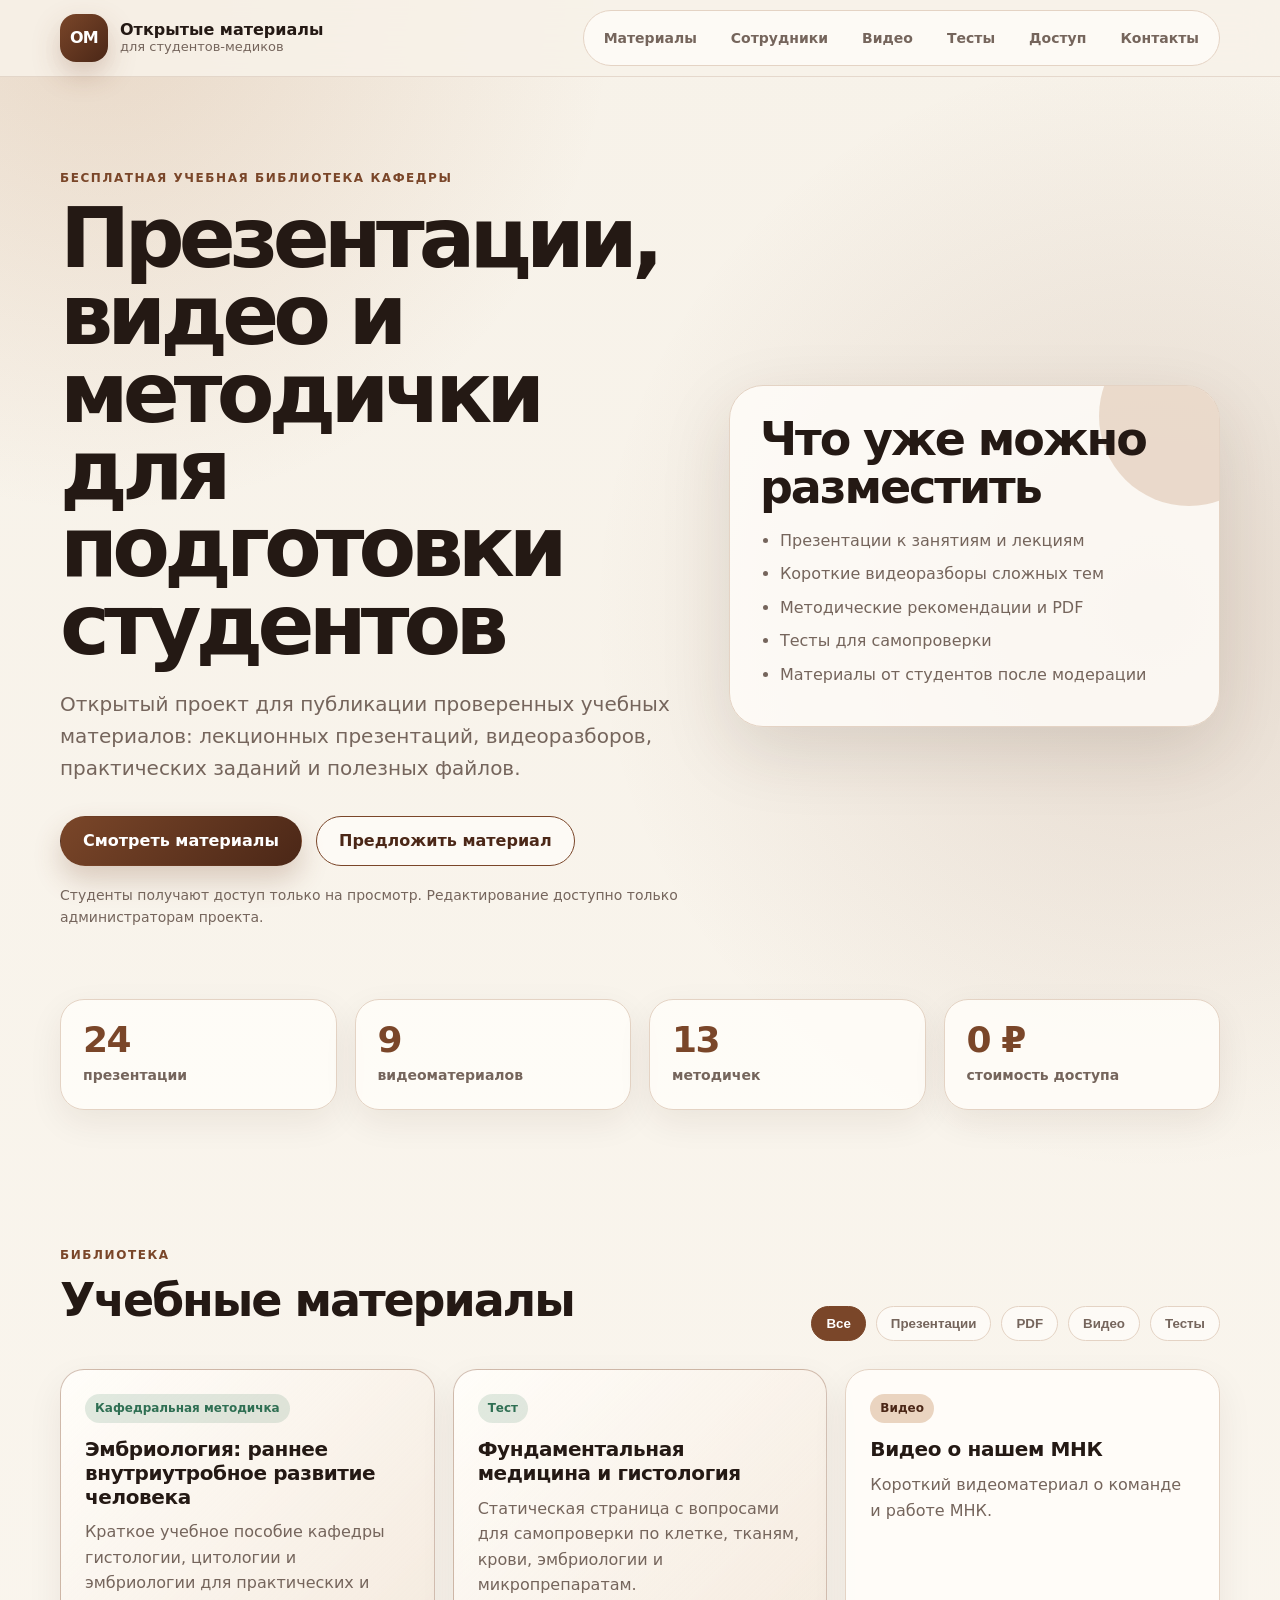
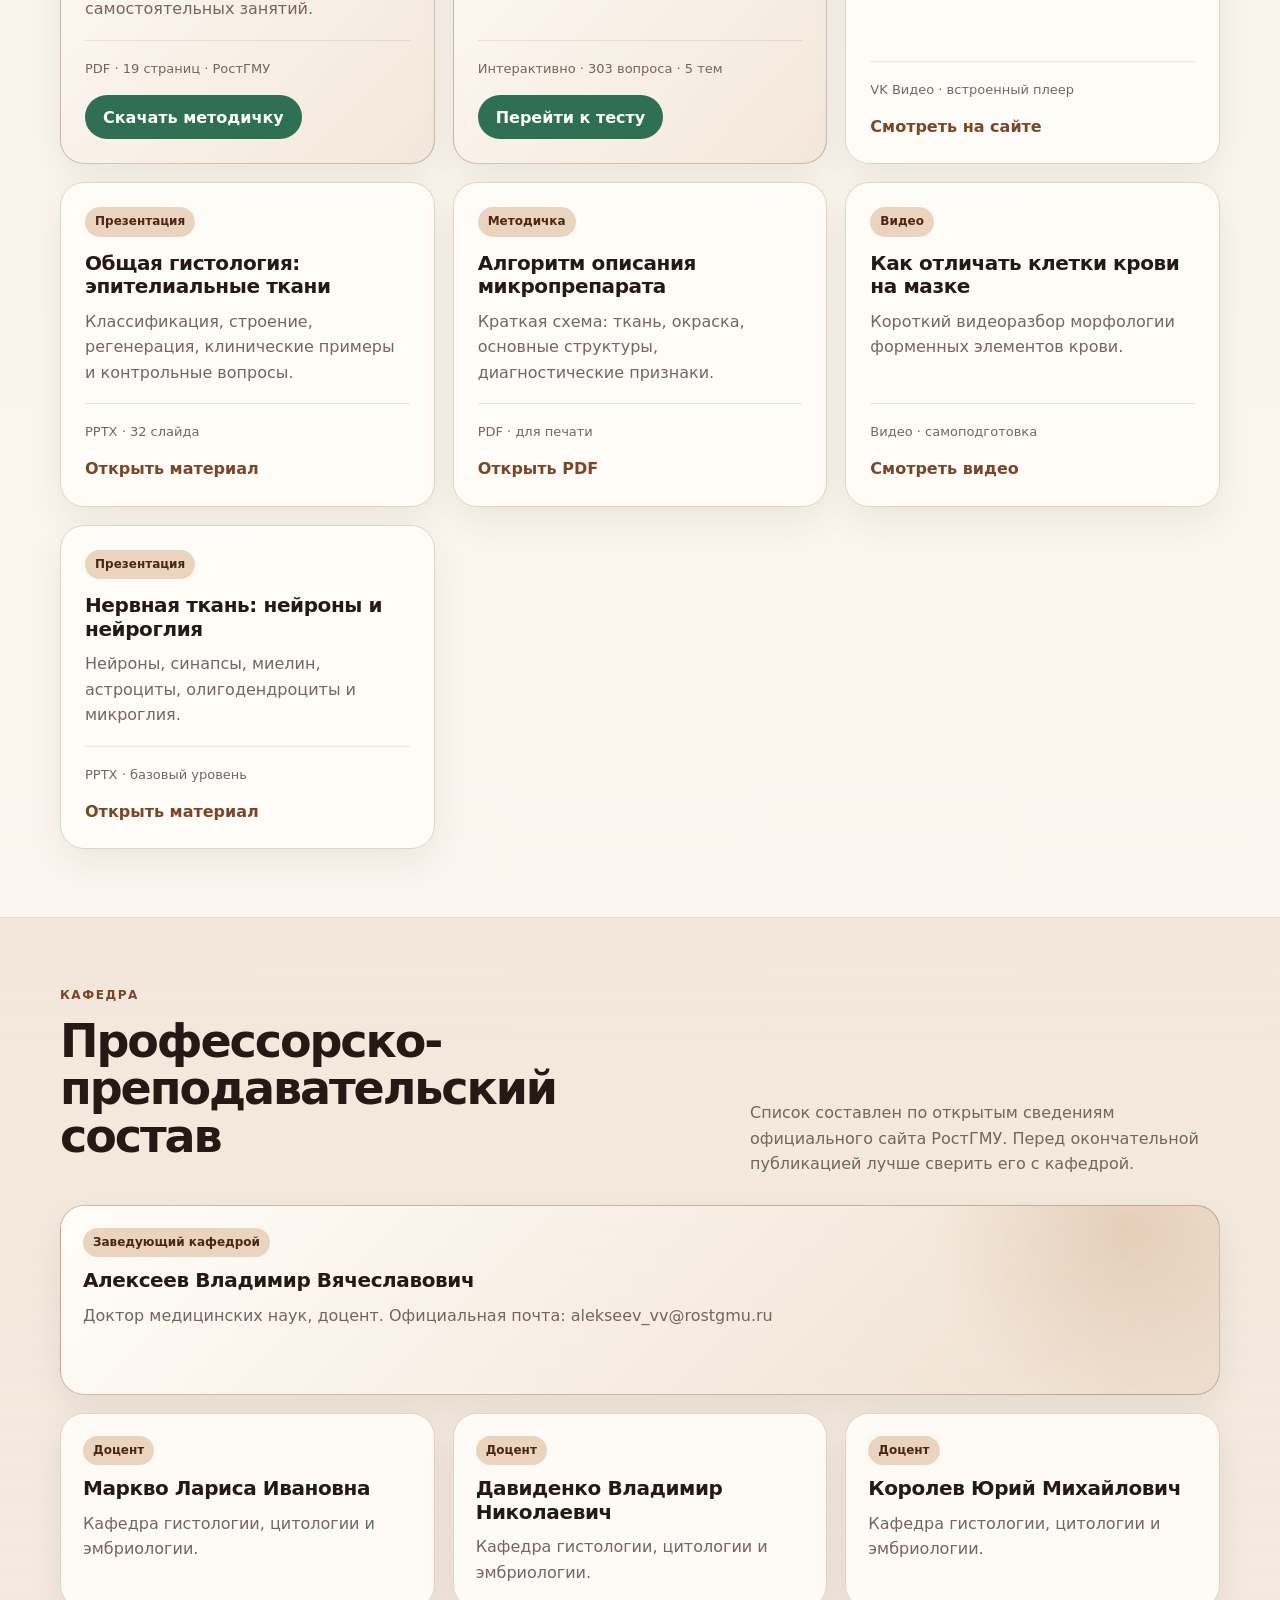
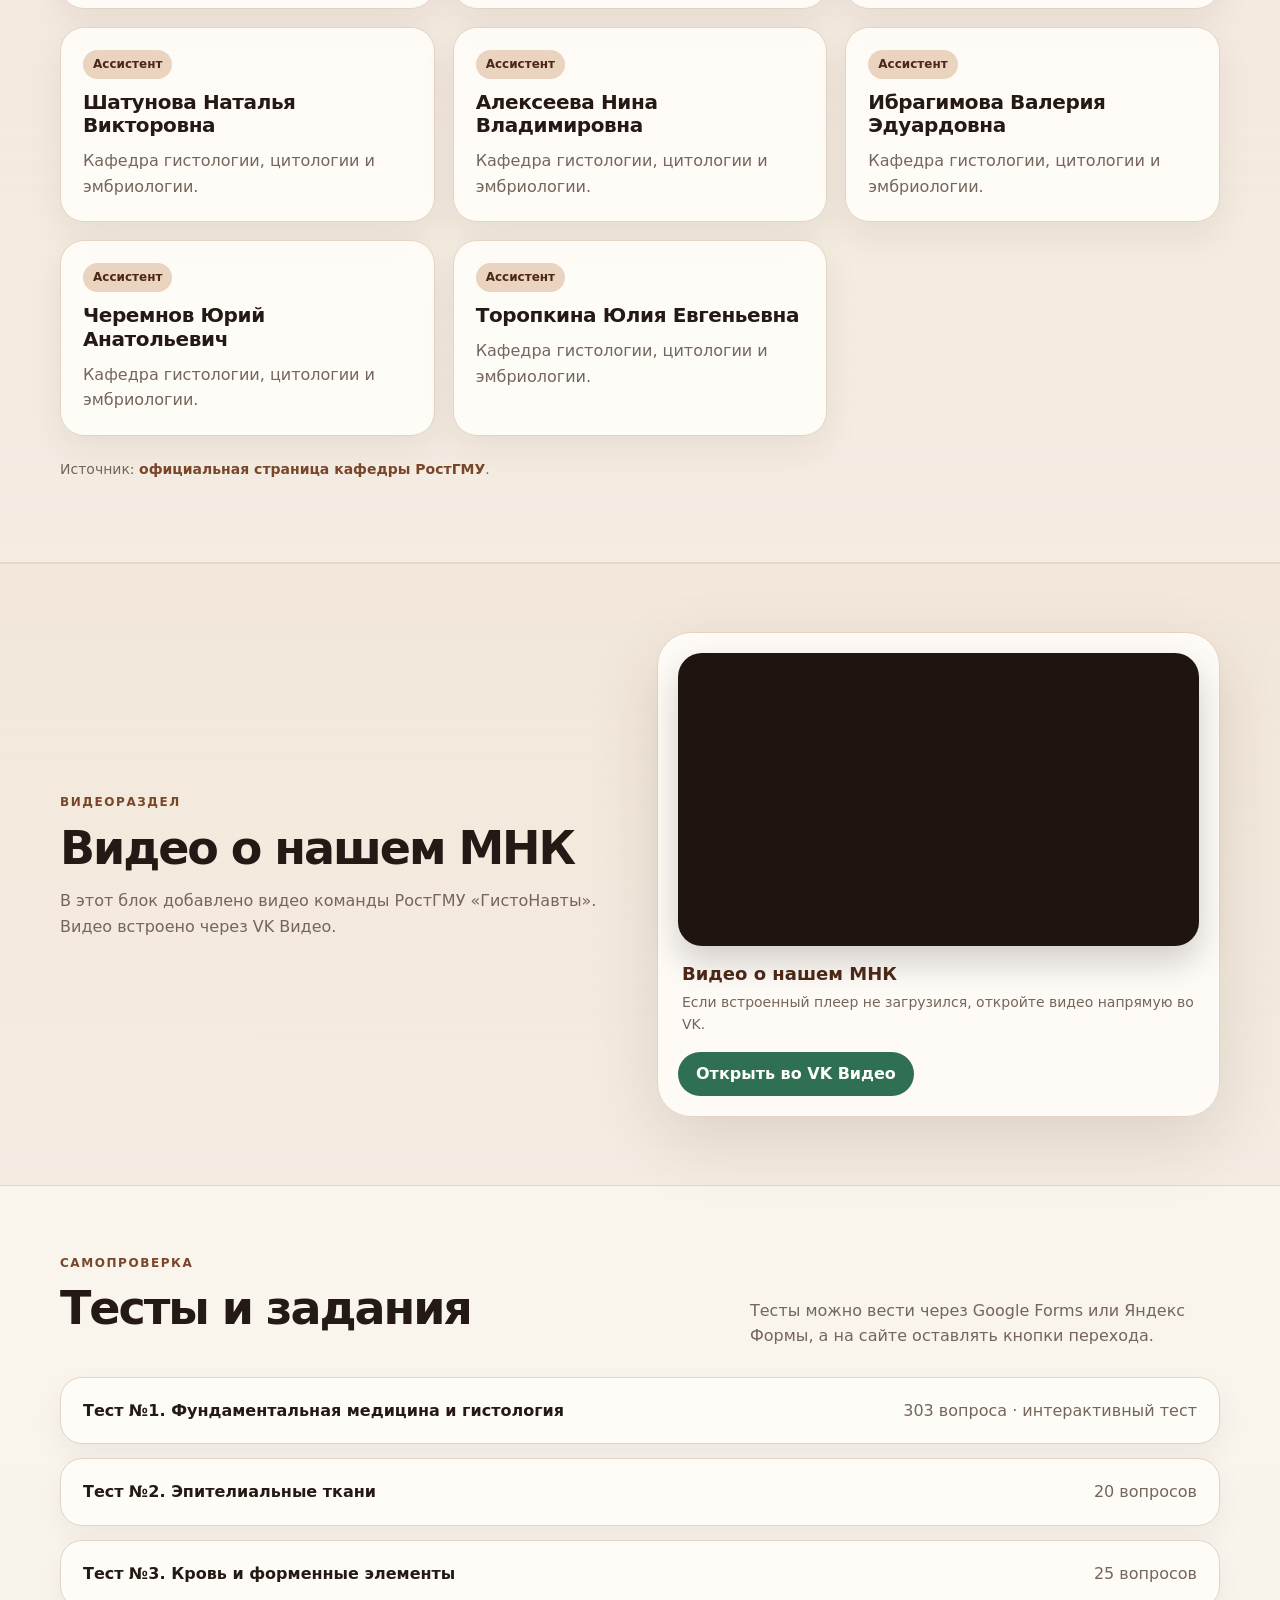
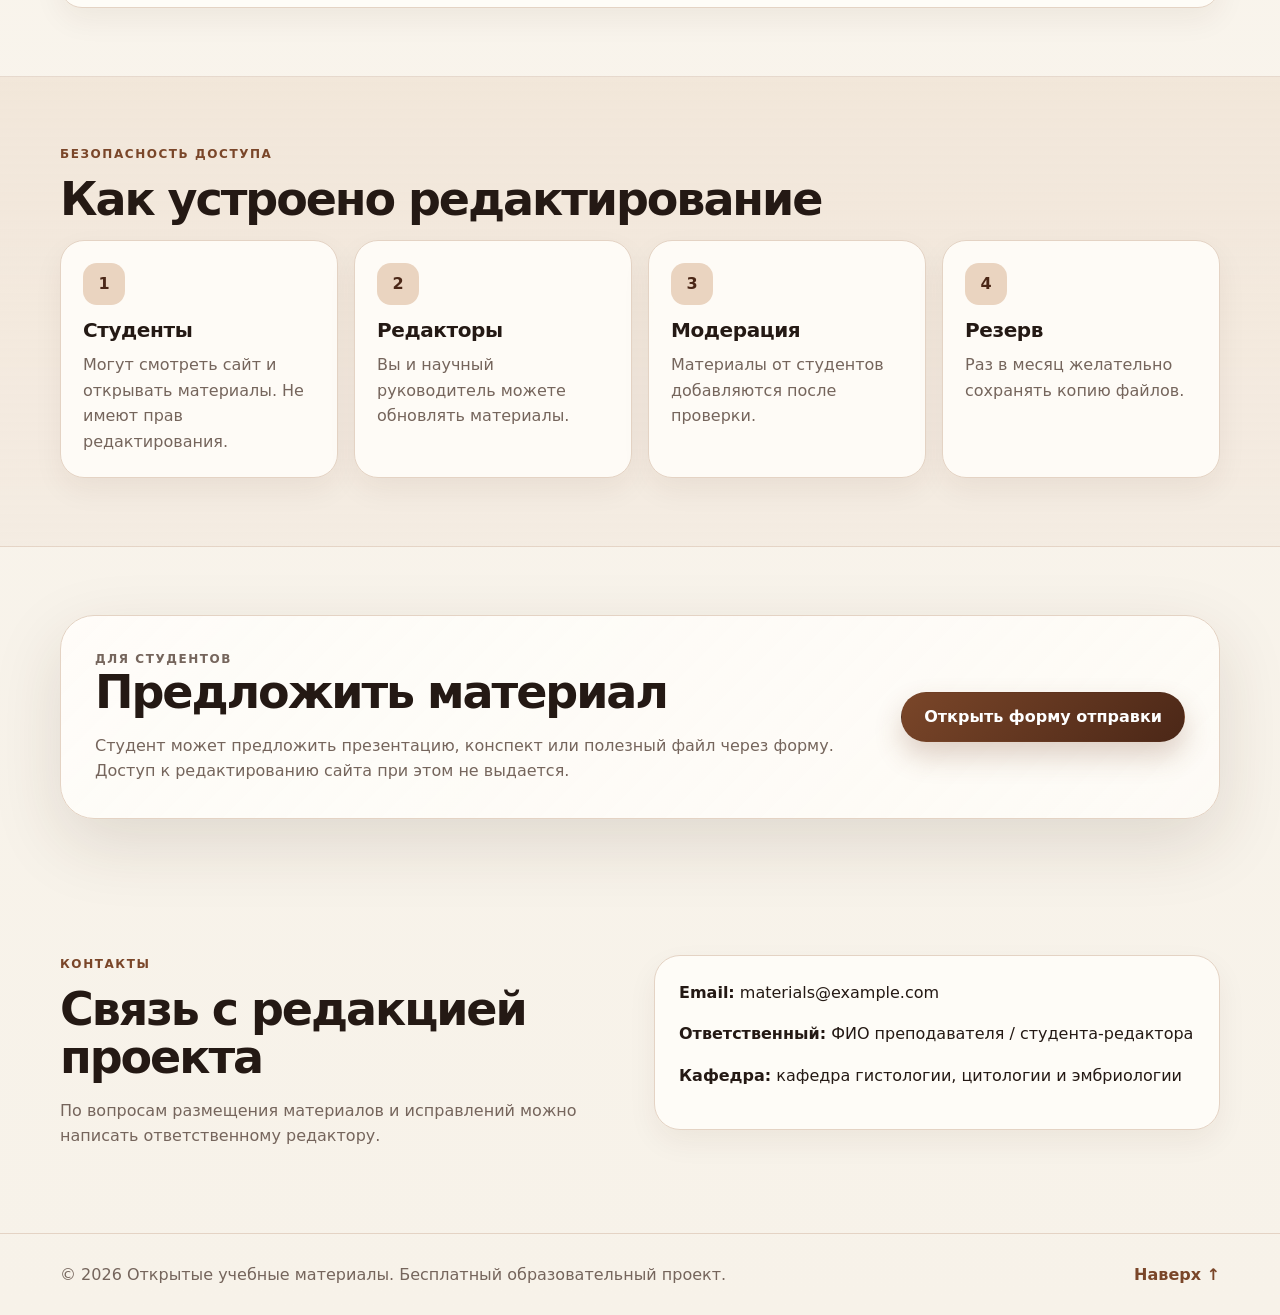
<file: index.html>
<!doctype html>
<html lang="ru">
<head>
  <meta charset="utf-8">
  <meta name="viewport" content="width=device-width, initial-scale=1">
  <title>Открытые учебные материалы</title>
  <meta name="description" content="Бесплатные презентации, видео, методички и тесты для студентов.">
  <link rel="stylesheet" href="assets/styles.css">
</head>
<body>
  <header class="site-header">
    <div class="container header-inner">
      <a class="logo" href="#top" aria-label="На главную">
        <span class="logo-mark">ОМ</span>
        <span class="logo-text"><strong>Открытые материалы</strong><small>для студентов-медиков</small></span>
      </a>
      <button class="menu-button" id="menuButton" aria-label="Открыть меню">☰</button>
      <nav class="main-nav" id="mainNav">
        <a href="#materials">Материалы</a>
        <a href="#staff">Сотрудники</a>
        <a href="#video">Видео</a>
        <a href="#tests">Тесты</a>
        <a href="#rules">Доступ</a>
        <a href="#contacts">Контакты</a>
      </nav>
    </div>
  </header>

  <main id="top">
    <section class="hero">
      <div class="container hero-grid">
        <div>
          <p class="eyebrow">Бесплатная учебная библиотека кафедры</p>
          <h1>Презентации, видео и методички для подготовки студентов</h1>
          <p class="lead">Открытый проект для публикации проверенных учебных материалов: лекционных презентаций, видеоразборов, практических заданий и полезных файлов.</p>
          <div class="hero-actions">
            <a class="button primary" href="#materials">Смотреть материалы</a>
            <a class="button secondary" href="#submit">Предложить материал</a>
          </div>
          <p class="note">Студенты получают доступ только на просмотр. Редактирование доступно только администраторам проекта.</p>
        </div>
        <div class="hero-card">
          <h2>Что уже можно разместить</h2>
          <ul>
            <li>Презентации к занятиям и лекциям</li>
            <li>Короткие видеоразборы сложных тем</li>
            <li>Методические рекомендации и PDF</li>
            <li>Тесты для самопроверки</li>
            <li>Материалы от студентов после модерации</li>
          </ul>
        </div>
      </div>
    </section>

    <section class="section stats-section">
      <div class="container stats">
        <div class="stat"><strong>24</strong><span>презентации</span></div>
        <div class="stat"><strong>9</strong><span>видеоматериалов</span></div>
        <div class="stat"><strong>13</strong><span>методичек</span></div>
        <div class="stat"><strong>0 ₽</strong><span>стоимость доступа</span></div>
      </div>
    </section>

    <section class="section" id="materials">
      <div class="container">
        <div class="section-head">
          <div><p class="eyebrow">Библиотека</p><h2>Учебные материалы</h2></div>
          <div class="filter-row" role="group" aria-label="Фильтр материалов">
            <button class="filter active" data-filter="all">Все</button>
            <button class="filter" data-filter="presentation">Презентации</button>
            <button class="filter" data-filter="pdf">PDF</button>
            <button class="filter" data-filter="video">Видео</button>
            <button class="filter" data-filter="test">Тесты</button>
          </div>
        </div>
        <div class="cards-grid" id="materialsGrid">
          <article class="material-card featured" data-type="pdf">
            <span class="tag green">Кафедральная методичка</span>
            <h3>Эмбриология: раннее внутриутробное развитие человека</h3>
            <p>Краткое учебное пособие кафедры гистологии, цитологии и эмбриологии для практических и самостоятельных занятий.</p>
            <div class="card-meta">PDF · 19 страниц · РостГМУ</div>
            <a href="documents/embryology_methodichka.pdf" class="download-link" download>Скачать методичку</a>
          </article>
          <article class="material-card featured" data-type="test"><span class="tag green">Тест</span><h3>Фундаментальная медицина и гистология</h3><p>Статическая страница с вопросами для самопроверки по клетке, тканям, крови, эмбриологии и микропрепаратам.</p><div class="card-meta">Интерактивно · 303 вопроса · 5 тем</div><a href="tests/histology_fundamental_medicine.html" class="download-link">Перейти к тесту</a></article>
          <article class="material-card" data-type="video"><span class="tag">Видео</span><h3>Видео о нашем МНК</h3><p>Короткий видеоматериал о команде и работе МНК.</p><div class="card-meta">VK Видео · встроенный плеер</div><a href="#video" class="card-link">Смотреть на сайте</a></article>
          <article class="material-card" data-type="presentation"><span class="tag">Презентация</span><h3>Общая гистология: эпителиальные ткани</h3><p>Классификация, строение, регенерация, клинические примеры и контрольные вопросы.</p><div class="card-meta">PPTX · 32 слайда</div><a href="#" class="card-link js-placeholder">Открыть материал</a></article>
          <article class="material-card" data-type="pdf"><span class="tag">Методичка</span><h3>Алгоритм описания микропрепарата</h3><p>Краткая схема: ткань, окраска, основные структуры, диагностические признаки.</p><div class="card-meta">PDF · для печати</div><a href="#" class="card-link js-placeholder">Открыть PDF</a></article>
          <article class="material-card" data-type="video"><span class="tag">Видео</span><h3>Как отличать клетки крови на мазке</h3><p>Короткий видеоразбор морфологии форменных элементов крови.</p><div class="card-meta">Видео · самоподготовка</div><a href="#" class="card-link js-placeholder">Смотреть видео</a></article>
          <article class="material-card" data-type="presentation"><span class="tag">Презентация</span><h3>Нервная ткань: нейроны и нейроглия</h3><p>Нейроны, синапсы, миелин, астроциты, олигодендроциты и микроглия.</p><div class="card-meta">PPTX · базовый уровень</div><a href="#" class="card-link js-placeholder">Открыть материал</a></article>
        </div>
      </div>
    </section>

    <section class="section muted-section" id="staff">
      <div class="container">
        <div class="section-head"><div><p class="eyebrow">Кафедра</p><h2>Профессорско-преподавательский состав</h2></div><p>Список составлен по открытым сведениям официального сайта РостГМУ. Перед окончательной публикацией лучше сверить его с кафедрой.</p></div>
        <div class="staff-grid">
          <article class="staff-card head"><span class="staff-role">Заведующий кафедрой</span><h3>Алексеев Владимир Вячеславович</h3><p>Доктор медицинских наук, доцент. Официальная почта: alekseev_vv@rostgmu.ru</p></article>
          <article class="staff-card"><span class="staff-role">Доцент</span><h3>Маркво Лариса Ивановна</h3><p>Кафедра гистологии, цитологии и эмбриологии.</p></article>
          <article class="staff-card"><span class="staff-role">Доцент</span><h3>Давиденко Владимир Николаевич</h3><p>Кафедра гистологии, цитологии и эмбриологии.</p></article>
          <article class="staff-card"><span class="staff-role">Доцент</span><h3>Королев Юрий Михайлович</h3><p>Кафедра гистологии, цитологии и эмбриологии.</p></article>
          <article class="staff-card"><span class="staff-role">Ассистент</span><h3>Шатунова Наталья Викторовна</h3><p>Кафедра гистологии, цитологии и эмбриологии.</p></article>
          <article class="staff-card"><span class="staff-role">Ассистент</span><h3>Алексеева Нина Владимировна</h3><p>Кафедра гистологии, цитологии и эмбриологии.</p></article>
          <article class="staff-card"><span class="staff-role">Ассистент</span><h3>Ибрагимова Валерия Эдуардовна</h3><p>Кафедра гистологии, цитологии и эмбриологии.</p></article>
          <article class="staff-card"><span class="staff-role">Ассистент</span><h3>Черемнов Юрий Анатольевич</h3><p>Кафедра гистологии, цитологии и эмбриологии.</p></article>
          <article class="staff-card"><span class="staff-role">Ассистент</span><h3>Торопкина Юлия Евгеньевна</h3><p>Кафедра гистологии, цитологии и эмбриологии.</p></article>
        </div>
        <p class="staff-source">Источник: <a href="https://rostgmu.ru/archives/kafedra/%D0%B3%D0%B8%D1%81%D1%82%D0%BE%D0%BB%D0%BE%D0%B3%D0%B8%D0%B8-%D1%86%D0%B8%D1%82%D0%BE%D0%BB%D0%BE%D0%B3%D0%B8%D0%B8-%D0%B8-%D1%8D%D0%BC%D0%B1%D1%80%D0%B8%D0%BE%D0%BB%D0%BE%D0%B3%D0%B8%D0%B8" target="_blank" rel="noopener">официальная страница кафедры РостГМУ</a>.</p>
      </div>
    </section>

    <section class="section muted-section" id="video">
      <div class="container two-columns">
        <div><p class="eyebrow">Видеораздел</p><h2>Видео о нашем МНК</h2><p class="muted">В этот блок добавлено видео команды РостГМУ «ГистоНавты». Видео встроено через VK Видео.</p></div>
        <div class="mnk-video-card">
          <iframe class="vk-video-frame" src="https://vk.com/video_ext.php?oid=-21019937&id=456239390&hd=2&autoplay=0" title="Видео о нашем МНК" allow="autoplay; encrypted-media; fullscreen; picture-in-picture" allowfullscreen></iframe>
          <p class="video-caption">Видео о нашем МНК</p>
          <p class="video-note">Если встроенный плеер не загрузился, откройте видео напрямую во VK.</p>
          <a class="download-link" href="https://vkvideo.ru/video-21019937_456239390" target="_blank" rel="noopener">Открыть во VK Видео</a>
        </div>
      </div>
    </section>

    <section class="section" id="tests"><div class="container"><div class="section-head"><div><p class="eyebrow">Самопроверка</p><h2>Тесты и задания</h2></div><p>Тесты можно вести через Google Forms или Яндекс Формы, а на сайте оставлять кнопки перехода.</p></div><div class="test-list"><a href="tests/histology_fundamental_medicine.html" class="test-item"><strong>Тест №1. Фундаментальная медицина и гистология</strong><span>303 вопроса · интерактивный тест</span></a><a href="#" class="test-item js-placeholder"><strong>Тест №2. Эпителиальные ткани</strong><span>20 вопросов</span></a><a href="#" class="test-item js-placeholder"><strong>Тест №3. Кровь и форменные элементы</strong><span>25 вопросов</span></a></div></div></section>

    <section class="section muted-section" id="rules"><div class="container"><p class="eyebrow">Безопасность доступа</p><h2>Как устроено редактирование</h2><div class="rules-grid"><div class="rule-card"><div class="rule-icon">1</div><h3>Студенты</h3><p>Могут смотреть сайт и открывать материалы. Не имеют прав редактирования.</p></div><div class="rule-card"><div class="rule-icon">2</div><h3>Редакторы</h3><p>Вы и научный руководитель можете обновлять материалы.</p></div><div class="rule-card"><div class="rule-icon">3</div><h3>Модерация</h3><p>Материалы от студентов добавляются после проверки.</p></div><div class="rule-card"><div class="rule-icon">4</div><h3>Резерв</h3><p>Раз в месяц желательно сохранять копию файлов.</p></div></div></div></section>

    <section class="section" id="submit"><div class="container submit-box"><div><p class="eyebrow">Для студентов</p><h2>Предложить материал</h2><p>Студент может предложить презентацию, конспект или полезный файл через форму. Доступ к редактированию сайта при этом не выдается.</p></div><a class="button primary js-placeholder" href="#">Открыть форму отправки</a></div></section>

    <section class="section" id="contacts"><div class="container contacts-inner"><div><p class="eyebrow">Контакты</p><h2>Связь с редакцией проекта</h2><p class="muted">По вопросам размещения материалов и исправлений можно написать ответственному редактору.</p></div><div class="contact-card"><p><strong>Email:</strong> materials@example.com</p><p><strong>Ответственный:</strong> ФИО преподавателя / студента-редактора</p><p><strong>Кафедра:</strong> кафедра гистологии, цитологии и эмбриологии</p></div></div></section>
  </main>

  <div class="modal" id="placeholderModal" aria-hidden="true"><div class="modal-card" role="dialog" aria-modal="true" aria-labelledby="modalTitle"><button class="modal-close" id="modalClose" aria-label="Закрыть окно">×</button><img class="modal-photo" src="[data-uri]" alt="Фотография Владимира Вячеславовича"><h2 id="modalTitle">Здесь пока ничего нет</h2><p>Пока в этом разделе размещена только фотография Владимира Вячеславовича.</p></div></div>
  <footer><div class="container footer-inner"><p>© 2026 Открытые учебные материалы. Бесплатный образовательный проект.</p><a href="#top">Наверх ↑</a></div></footer>
  <script src="assets/script.js"></script>
</body>
</html>
</file>
<file: assets/styles.css>
:root{--bg:#f7f2e9;--card:#fffdf9;--text:#241914;--muted:#75655c;--brand:#7a4629;--brand2:#4b2717;--soft:#ead4c0;--line:#e4d3c4;--green:#2f6f53;--shadow:0 24px 70px rgba(63,35,20,.13)}
*{box-sizing:border-box}html{scroll-behavior:smooth}body{margin:0;font-family:Inter,system-ui,-apple-system,BlinkMacSystemFont,"Segoe UI",Arial,sans-serif;background:radial-gradient(circle at 8% 0%,rgba(183,129,85,.23),transparent 32rem),radial-gradient(circle at 90% 10%,rgba(122,70,41,.15),transparent 35rem),linear-gradient(180deg,var(--bg),#fbf7f0 46%,var(--bg));color:var(--text);line-height:1.6}body.modal-open{overflow:hidden}a{color:inherit}.container{width:min(1160px,calc(100% - 32px));margin:auto}.muted{color:var(--muted)}
.site-header{position:sticky;top:0;z-index:50;background:rgba(247,242,233,.88);backdrop-filter:blur(18px);border-bottom:1px solid rgba(122,70,41,.15)}.header-inner{min-height:76px;display:flex;align-items:center;justify-content:space-between;gap:22px}.logo{display:flex;align-items:center;gap:12px;text-decoration:none;min-width:220px}.logo-mark{width:48px;height:48px;flex:0 0 48px;border-radius:16px;display:grid;place-items:center;color:#fff;font-weight:900;letter-spacing:-.04em;background:linear-gradient(135deg,var(--brand),var(--brand2));box-shadow:0 12px 28px rgba(122,70,41,.26)}.logo-text{display:grid;line-height:1.14}.logo-text strong{font-size:16px}.logo-text small{color:var(--muted);font-size:13px}.main-nav{display:flex;align-items:center;gap:8px;padding:7px;background:rgba(255,253,249,.72);border:1px solid var(--line);border-radius:999px}.main-nav a{text-decoration:none;color:var(--muted);font-size:14px;font-weight:700;padding:9px 13px;border-radius:999px}.main-nav a:hover{color:#fff;background:var(--brand)}.menu-button{display:none;border:0;background:var(--brand);color:#fff;border-radius:14px;width:46px;height:46px;font-size:24px}
.hero{padding:92px 0 56px}.hero-grid{display:grid;grid-template-columns:1.12fr .88fr;gap:44px;align-items:center}.eyebrow{margin:0 0 12px;color:var(--brand);text-transform:uppercase;letter-spacing:.13em;font-size:12px;font-weight:900}h1,h2,h3,p{margin-top:0}h1{margin-bottom:24px;font-size:clamp(42px,7vw,84px);line-height:.92;letter-spacing:-.07em;max-width:820px}h2{margin-bottom:16px;font-size:clamp(28px,4vw,46px);line-height:1.04;letter-spacing:-.045em}h3{margin-bottom:10px;font-size:20px;line-height:1.18;letter-spacing:-.02em}.lead{max-width:720px;color:var(--muted);font-size:20px}.hero-actions{display:flex;flex-wrap:wrap;gap:14px;margin:32px 0 18px}.button{min-height:50px;display:inline-flex;align-items:center;justify-content:center;gap:10px;padding:0 22px;border-radius:999px;text-decoration:none;font-weight:850;border:1px solid transparent;cursor:pointer}.button.primary{background:linear-gradient(135deg,var(--brand),var(--brand2));color:#fff;box-shadow:0 14px 28px rgba(122,70,41,.24)}.button.secondary{background:rgba(255,253,249,.75);color:var(--brand2);border-color:var(--brand)}.note{max-width:620px;color:var(--muted);font-size:14px}.hero-card{position:relative;overflow:hidden;background:rgba(255,253,249,.82);border:1px solid var(--line);box-shadow:var(--shadow);border-radius:34px;padding:30px}.hero-card:before{content:"";position:absolute;width:180px;height:180px;right:-60px;top:-60px;border-radius:50%;background:rgba(183,129,85,.25)}.hero-card h2,.hero-card ul{position:relative}.hero-card ul{margin:0;padding-left:20px;color:var(--muted)}.hero-card li{margin:8px 0}
.section{padding:68px 0}.stats-section{padding-top:0}.muted-section{background:linear-gradient(180deg,rgba(239,225,210,.7),rgba(244,235,225,.9));border-top:1px solid rgba(122,70,41,.11);border-bottom:1px solid rgba(122,70,41,.11)}.stats{display:grid;grid-template-columns:repeat(4,1fr);gap:18px}.stat{background:rgba(255,253,249,.88);border:1px solid var(--line);border-radius:24px;padding:22px;box-shadow:0 12px 35px rgba(63,35,20,.07)}.stat strong{display:block;margin-bottom:4px;color:var(--brand);font-size:36px;line-height:1;letter-spacing:-.04em}.stat span{color:var(--muted);font-size:14px;font-weight:650}.section-head{display:flex;align-items:flex-end;justify-content:space-between;gap:24px;margin-bottom:28px}.section-head p:last-child{max-width:470px;margin-bottom:0;color:var(--muted)}.filter-row{display:flex;flex-wrap:wrap;gap:10px}.filter{border:1px solid var(--line);background:rgba(255,253,249,.78);color:var(--muted);border-radius:999px;padding:9px 14px;font-weight:800;cursor:pointer}.filter.active,.filter:hover{background:var(--brand);border-color:var(--brand);color:#fff}
.cards-grid{display:grid;grid-template-columns:repeat(3,1fr);gap:18px}.material-card{min-height:284px;display:flex;flex-direction:column;background:rgba(255,253,249,.93);border:1px solid var(--line);border-radius:24px;padding:24px;box-shadow:0 14px 36px rgba(63,35,20,.07);transition:.18s transform,.18s box-shadow,.18s border-color}.material-card.featured{background:linear-gradient(135deg,rgba(255,253,249,.98),rgba(234,212,192,.42));border-color:rgba(122,70,41,.32)}.material-card:hover{transform:translateY(-3px);box-shadow:0 18px 46px rgba(63,35,20,.12);border-color:rgba(122,70,41,.38)}.tag{align-self:flex-start;margin-bottom:15px;padding:5px 10px;border-radius:999px;background:var(--soft);color:var(--brand2);font-size:12px;font-weight:900}.tag.green{background:rgba(47,111,83,.14);color:var(--green)}.material-card p{color:var(--muted);margin-bottom:18px}.card-meta{margin-top:auto;padding-top:18px;color:var(--muted);font-size:13px;border-top:1px solid rgba(122,70,41,.12)}.card-link{margin-top:13px;color:var(--brand);text-decoration:none;font-weight:900}.download-link{display:inline-flex;align-items:center;justify-content:center;margin-top:16px;min-height:44px;padding:0 18px;border-radius:999px;background:var(--green);color:#fff;text-decoration:none;font-weight:900;align-self:flex-start}.card-link:hover,.download-link:hover{text-decoration:underline}
.staff-grid{display:grid;grid-template-columns:repeat(3,1fr);gap:18px}.staff-card{min-height:190px;background:rgba(255,253,249,.93);border:1px solid var(--line);border-radius:24px;padding:22px;box-shadow:0 14px 36px rgba(63,35,20,.07)}.staff-card.head{grid-column:span 3;background:radial-gradient(circle at 92% 12%,rgba(183,129,85,.22),transparent 12rem),linear-gradient(135deg,rgba(255,253,249,.98),rgba(234,212,192,.5));border-color:rgba(122,70,41,.35)}.staff-role{display:inline-flex;margin-bottom:12px;padding:5px 10px;border-radius:999px;background:var(--soft);color:var(--brand2);font-size:12px;font-weight:900}.staff-card p{color:var(--muted);margin-bottom:0}.staff-source{margin-top:22px;color:var(--muted);font-size:14px}.staff-source a{color:var(--brand);font-weight:900;text-decoration:none}.staff-source a:hover{text-decoration:underline}
.two-columns{display:grid;grid-template-columns:1fr 1fr;gap:34px;align-items:center}.mnk-video-card{background:rgba(255,253,249,.92);border:1px solid var(--line);border-radius:34px;padding:20px;box-shadow:var(--shadow)}.vk-video-frame{display:block;width:100%;aspect-ratio:16/9;min-height:260px;border:0;border-radius:24px;background:#1f1510;box-shadow:0 16px 34px rgba(0,0,0,.18)}.video-caption{margin:14px 4px 2px;color:var(--brand2);font-weight:900;font-size:18px}.video-note{margin:0 4px;color:var(--muted);font-size:14px}.test-list{display:grid;gap:14px}.test-item{display:flex;justify-content:space-between;gap:18px;align-items:center;padding:20px 22px;border-radius:22px;border:1px solid var(--line);background:rgba(255,253,249,.9);text-decoration:none;box-shadow:0 12px 30px rgba(63,35,20,.06)}.test-item span{color:var(--muted)}.test-item:hover{border-color:var(--brand)}.rules-grid{display:grid;grid-template-columns:repeat(4,1fr);gap:16px}.rule-card{min-height:200px;background:rgba(255,253,249,.9);border:1px solid var(--line);border-radius:24px;padding:22px;box-shadow:0 12px 30px rgba(63,35,20,.06)}.rule-icon{width:42px;height:42px;display:grid;place-items:center;border-radius:14px;background:var(--soft);color:var(--brand2);font-weight:900;margin-bottom:14px}.rule-card p{color:var(--muted);margin-bottom:0}.submit-box{display:flex;align-items:center;justify-content:space-between;gap:28px;padding:34px;border-radius:34px;background:linear-gradient(135deg,rgba(255,253,249,.95),rgba(255,253,249,.78));border:1px solid var(--line);box-shadow:var(--shadow)}.submit-box p{max-width:760px;color:var(--muted);margin-bottom:0}.contacts-inner{display:grid;grid-template-columns:1fr 1fr;gap:28px;align-items:start}.contact-card{background:rgba(255,253,249,.9);border:1px solid var(--line);border-radius:26px;padding:24px;box-shadow:0 12px 30px rgba(63,35,20,.06)}
.modal{position:fixed;inset:0;display:none;align-items:center;justify-content:center;padding:18px;z-index:100;background:rgba(32,21,15,.58);backdrop-filter:blur(8px)}.modal.open{display:flex}.modal-card{width:min(520px,100%);max-height:92vh;overflow:auto;position:relative;background:var(--card);border:1px solid var(--line);border-radius:30px;padding:28px;box-shadow:0 32px 90px rgba(0,0,0,.34);text-align:center}.modal-close{position:absolute;right:14px;top:14px;width:42px;height:42px;border:0;border-radius:50%;background:var(--soft);color:var(--brand2);font-size:24px;line-height:1;cursor:pointer}.modal-photo{width:100%;max-height:420px;object-fit:cover;object-position:center top;border-radius:22px;margin-bottom:18px;border:1px solid var(--line);background:#eee}.modal-card h2{font-size:28px;letter-spacing:-.035em;margin-bottom:8px}.modal-card p{color:var(--muted);margin-bottom:0}.test-hero{padding:72px 0 38px}.test-page .hero-actions{margin-top:24px}.quiz-card{background:rgba(255,253,249,.94);border:1px solid var(--line);border-radius:28px;padding:24px;box-shadow:0 14px 36px rgba(63,35,20,.07);margin-bottom:18px}.quiz-card h3{margin-bottom:14px}.answers{display:grid;gap:10px;margin:0;padding:0;list-style:none}.answers li{padding:12px 14px;border:1px solid rgba(122,70,41,.14);border-radius:16px;background:rgba(255,253,249,.75)}.answers .correct{border-color:rgba(47,111,83,.44);background:rgba(47,111,83,.11)}.answer-note{margin-top:12px;color:var(--muted);font-size:14px}.back-link{color:var(--brand);font-weight:900;text-decoration:none}.back-link:hover{text-decoration:underline}footer{padding:28px 0;border-top:1px solid var(--line);color:var(--muted)}.footer-inner{display:flex;justify-content:space-between;gap:18px}.footer-inner p{margin:0}.footer-inner a{color:var(--brand);font-weight:900;text-decoration:none}
@media(max-width:940px){.hero-grid,.two-columns,.contacts-inner{grid-template-columns:1fr}.cards-grid,.staff-grid{grid-template-columns:repeat(2,1fr)}.staff-card.head{grid-column:span 2}.stats,.rules-grid{grid-template-columns:repeat(2,1fr)}.section-head{display:block}.filter-row{margin-top:16px}}
@media(max-width:720px){.header-inner{min-height:auto;padding:12px 0}.menu-button{display:block}.main-nav{display:none;position:absolute;left:16px;right:16px;top:72px;border-radius:22px;padding:12px;flex-direction:column;align-items:stretch;background:rgba(255,253,249,.98);box-shadow:var(--shadow)}.main-nav.open{display:flex}.main-nav a{padding:12px 14px}.logo-text small{display:none}.hero{padding:54px 0 38px}.lead{font-size:18px}.stats,.cards-grid,.staff-grid,.rules-grid{grid-template-columns:1fr}.staff-card.head{grid-column:span 1}.section{padding:52px 0}.test-item,.submit-box,.footer-inner{flex-direction:column;align-items:flex-start}.modal-card{padding:18px}.modal-photo{max-height:360px}}
</file>
